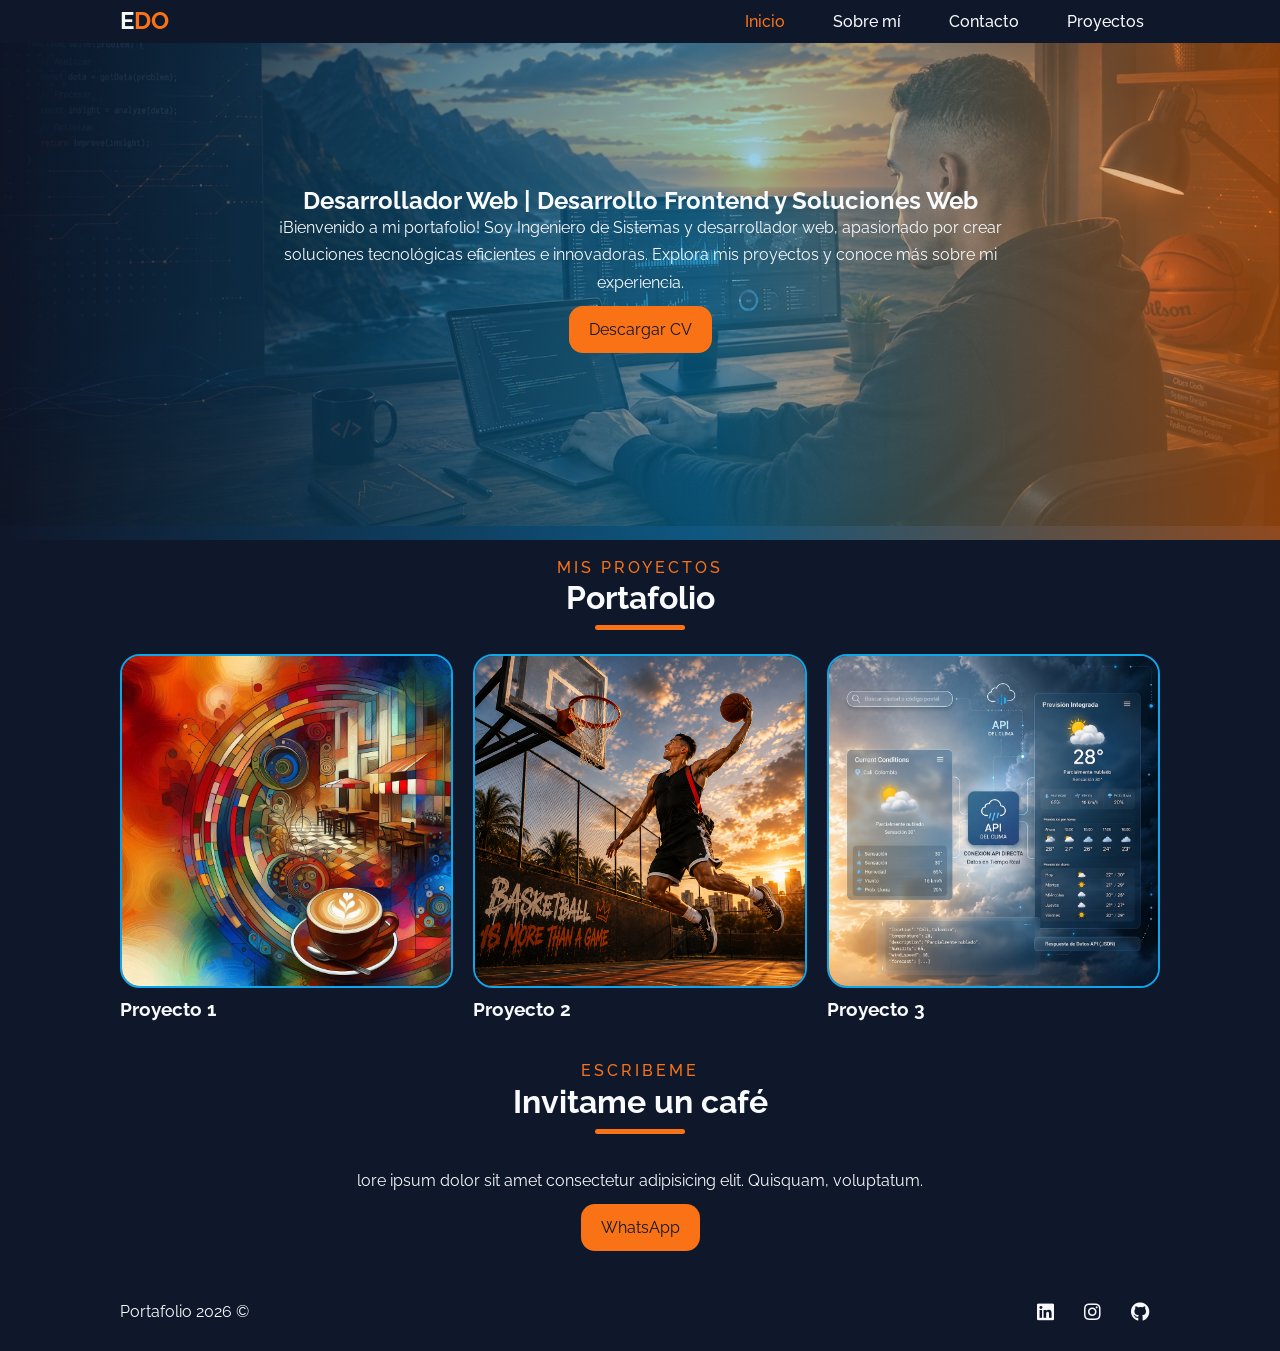
<file: index.html>
<!doctype html>
<html lang="es">

<head>
  <meta charset="UTF-8" />
  <meta name="viewport" content="width=device-width, initial-scale=1.0" />
  <meta name="description" content="Portafolio de proyectos" />
  <link href="https://fonts.googleapis.com/css2?family=Raleway:wght@400;700&display=swap" rel="stylesheet" />
  <link rel="stylesheet" href="https://use.fontawesome.com/releases/v5.6.1/css/all.css"
    integrity="sha384-gfdkjb5BdAXd+lj+gudLWI+BXq4IuLW5IT+brZEZsLFm++aCMlF1V92rMkPaX4PP" crossorigin="anonymous" />
  <link rel="stylesheet" href="css/style.css" />
  <link rel="stylesheet" href="css/style-responsive.css" />
  <title>Mi portafolio</title>
</head>

<body>
  <header>
    <!--Barra de navegación-->
    <nav class="navbar">
      <div class="nav-container">
        <div class="logo">
          <a href="index.html">E<span>DO</span></a>
        </div>

        <ul class="nav-menu">
          <li><a href="index.html" class="current">Inicio</a></li>
          <li><a href="about.html">Sobre mí</a></li>
          <li><a href="contacto.html">Contacto</a></li>
          <li><a href="#Proyect">Proyectos</a></li>
        </ul>
      </div>
    </nav>

    <section class="banner-header">
      <div class="banner-header-text">
        <h1 class="banner-header-title">
          <span>Desarrollador Web</span> | Desarrollo Frontend y Soluciones
          Web
        </h1>
        <p>
          ¡Bienvenido a mi portafolio! Soy Ingeniero de Sistemas y desarrollador web,
          apasionado por crear soluciones tecnológicas eficientes e innovadoras.
          Explora mis proyectos y conoce más sobre mi experiencia. </p>
        <a href="Doc/cv.pdf" class="btn" target="_blank">Descargar CV </a>
      </div>
    </section>
  </header>

  <main>
    <section id="Proyect" class="section portfolio">
      <div class="container">
        <div class="section-header">
          <h2 class="title" data-title="Mis proyectos">Portafolio</h2>
        </div>

        <!-- Div para agrupar las tarjetas de los proyectos-->
        <div class="card-project">
          <!--Proyecto 1 -->
          <article class="card">
            <a href="Proyectos/project1.html">
              <img src="img/portfolio/proyecto-1.png" alt="Proyecto 1" />
            </a>
            <h3>Proyecto 1</h3>
          </article>

          <!--Proyecto 2 -->
          <article class="card">
            <a href="Proyectos/project2.html">
              <img src="img/portfolio/proyecto-2.png" alt="Proyecto 2" />
            </a>
            <h3>Proyecto 2</h3>
          </article>

          <!--Proyecto 3 -->
          <article class="card">
            <a href="Proyectos/project3.html">
              <img src="img/portfolio/proyecto-3.jpg" alt="Proyecto 3" />
            </a>
            <h3>Proyecto 3</h3>
          </article>

        </div>
      </div>
    </section>

    <!-- Sección para contactarme -->
    <section class="section hireme">
      <div class="container">
        <div class="section-header">
          <h2 class="title" data-title="Escribeme">
            Invitame un café</h2>
        </div>
        <p>lore ipsum dolor sit amet consectetur
          adipisicing elit. Quisquam, voluptatum.</p>
        <a href="https://wa.me/+573173690905" target="_blank" class="btn">WhatsApp</a>
      </div>

    </section>
  </main>
  <footer class="main-footer">
    <div class="container">
      <p>Portafolio 2026 &copy;</p>

      <ul class="footer-social">
        <li>
          <a href="https://www.linkedin.com/in/eduargomez/" target="_blank"> <i class="fab fa-linkedin"></i> </a>
        </li>
        <li>
          <a href="https://www.instagram.com/eduarjosegomezramos/" target="_blank"> <i class="fab fa-instagram"></i></a>
        </li>
        <li>
          <a href="https://github.com/repos?q=owner%3A%40me" target="_blank"> <i class="fab fa-github"></i> </a>
        </li>
      </ul>

    </div>
  </footer>
</body>

</html>
</file>
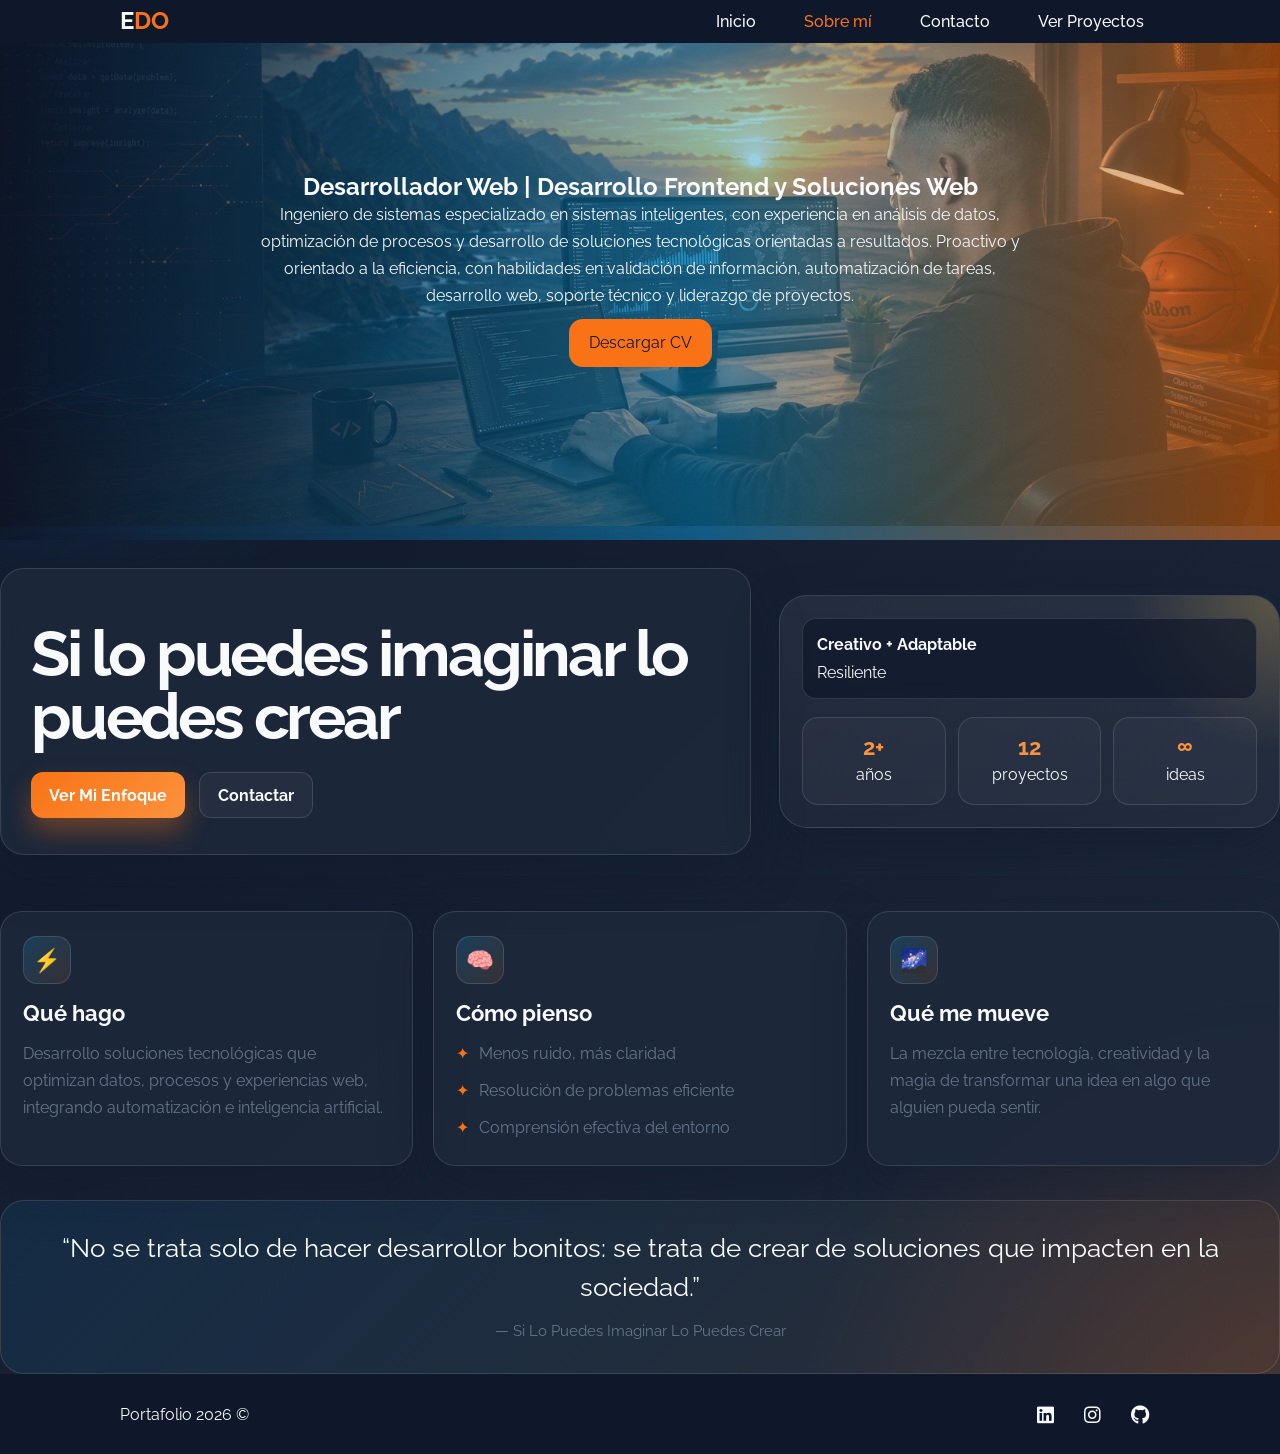
<file: about.html>
<!doctype html>
<html lang="es">

<head>
    <meta charset="UTF-8" />
    <meta name="viewport" content="width=device-width, initial-scale=1.0" />
    <meta name="description" content="Portafolio de proyectos" />
    <link href="https://fonts.googleapis.com/css2?family=Raleway:wght@400;700&display=swap" rel="stylesheet" />
    <link rel="stylesheet" href="https://use.fontawesome.com/releases/v5.6.1/css/all.css"
        integrity="sha384-gfdkjb5BdAXd+lj+gudLWI+BXq4IuLW5IT+brZEZsLFm++aCMlF1V92rMkPaX4PP" crossorigin="anonymous" />
    <link rel="stylesheet" href="css/style.css" />
    <link rel="stylesheet" href="css/styleContact.css" />
    <link rel="stylesheet" href="css/style-responsive.css" />
    <title>Mi portafolio</title>
</head>

<body>
    <header>
        <!--Barra de navegación-->
        <nav class="navbar">
            <div class="nav-container">
                <div class="logo">
                    <a href="index.html">E<span>DO</span></a>
                </div>

                <ul class="nav-menu">
                    <li><a href="index.html">Inicio</a></li>
                    <li><a href="about.html" class="current">Sobre mí</a></li>
                    <li><a href="contacto.html">Contacto</a></li>
                    <li><a href="index.html#Proyect">Ver Proyectos</a></li>
                </ul>
            </div>
        </nav>

        <section class="banner-header">
            <div class="banner-header-text">
                <h1 class="banner-header-title">
                    <span>Desarrollador Web</span> | Desarrollo Frontend y Soluciones
                    Web
                </h1>
                <p>
                    Ingeniero de sistemas especializado en sistemas inteligentes,
                    con experiencia en análisis de datos, optimización de procesos y
                    desarrollo de soluciones tecnológicas orientadas a resultados.
                    Proactivo y orientado a la eficiencia, con habilidades en validación de información,
                    automatización de tareas, desarrollo web, soporte técnico y liderazgo de proyectos.
                </p>
                <a href="Doc/cv.pdf" class="btn" target="_blank">
                    Descargar CV
                </a>
            </div>
        </section>
    </header>

    <main>
        <section class="hero">
            <div class="hero-copy">
                <h1>Si lo puedes imaginar lo puedes crear</h1>
                <div class="actions">
                    <a class="button primary" href="#Enfoque">Ver Mi Enfoque</a>
                    <a class="button secondary" href="https://wa.me/+573173690905" target="_blank">Contactar</a>
                </div>
            </div>

            <aside class="profile-card">
                <div class="portait">
                    <div class="portrait-badge">
                        <strong>Creativo + Adaptable</strong><br />
                        <span>Resiliente</span>
                    </div>
                </div>
                <div class="stats">
                    <div class="stat">
                        <strong>2+</strong>
                        años
                    </div>
                    <div class="stat">
                        <strong>12</strong>
                        proyectos
                    </div>
                    <div class="stat">
                        <strong>∞</strong>
                        ideas
                    </div>
                </div>
            </aside>
        </section>

        <section id="Enfoque" class="sections">
            <article class="card">
                <div class="icon">⚡</div>
                <h2>Qué hago</h2>
                <p>
                    Desarrollo soluciones tecnológicas que optimizan datos, procesos y experiencias web,
                    integrando automatización e inteligencia artificial.
                </p>
            </article>

            <article class="card">
                <div class="icon">🧠</div>
                <h2>Cómo pienso</h2>
                <ul>
                    <li>Menos ruido, más claridad</li>
                    <li>Resolución de problemas eficiente</li>
                    <li>Comprensión efectiva del entorno</li>
                </ul>
            </article>

            <article class="card">
                <div class="icon">🌌</div>
                <h2>Qué me mueve</h2>
                <p>
                    La mezcla entre tecnología, creatividad y la magia 
                    de transformar una idea en algo que
                    alguien pueda sentir.
                </p>
            </article>
        </section>

        <section class="quote">
            <blockquote>
                “No se trata solo de hacer desarrollor bonitos: se trata 
                de crear de soluciones que impacten en la sociedad.”
            </blockquote>
            <footer>— Si Lo Puedes Imaginar Lo Puedes Crear</footer>
        </section>

    </main>

    <footer class="main-footer">
        <div class="container">
            <p>Portafolio 2026 &copy;</p>

            <ul class="footer-social">
                <li>
                    <a href="https://www.linkedin.com/in/eduargomez/" target="_blank"> <i class="fab fa-linkedin"></i>
                    </a>
                </li>
                <li>
                    <a href="https://www.instagram.com/eduarjosegomezramos/" target="_blank"> <i
                            class="fab fa-instagram"></i></a>
                </li>
                <li>
                    <a href="https://github.com/repos?q=owner%3A%40me" target="_blank"> <i class="fab fa-github"></i>
                    </a>
                </li>
            </ul>

        </div>
    </footer>
</body>

</html>
</file>
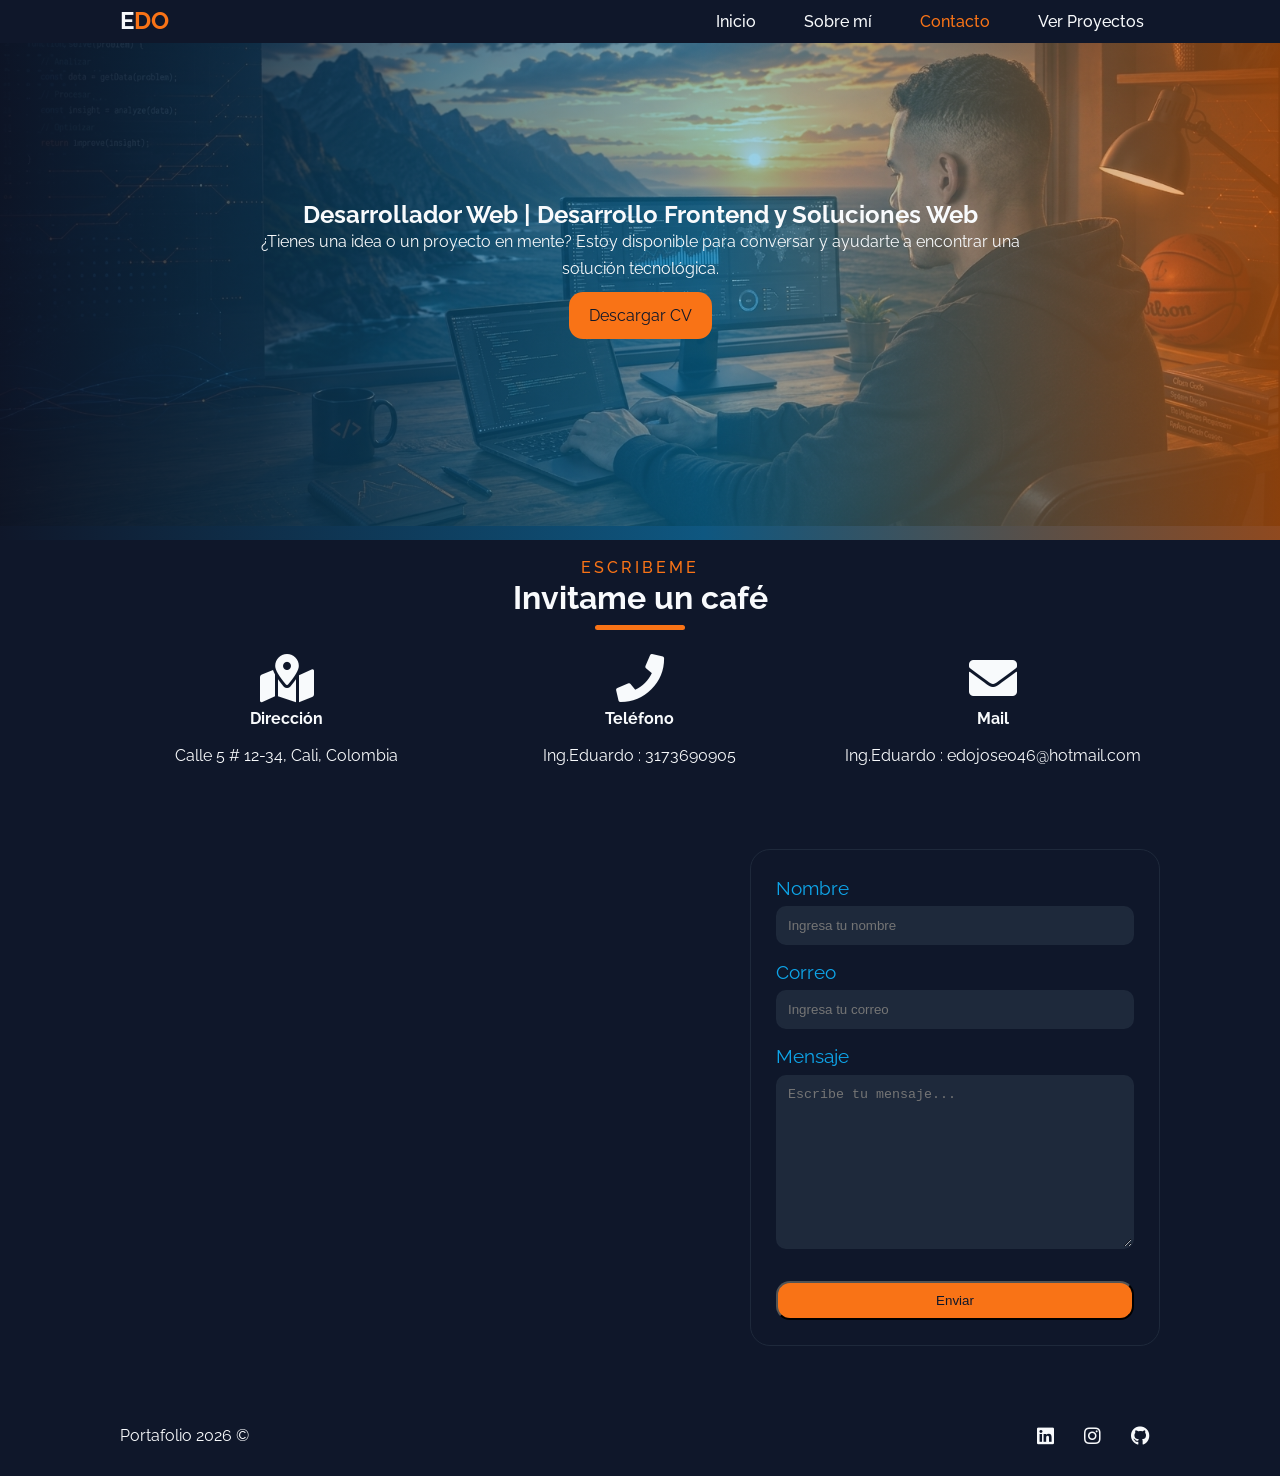
<file: contacto.html>
<!doctype html>
<html lang="es">

<head>
    <meta charset="UTF-8" />
    <meta name="viewport" content="width=device-width, initial-scale=1.0" />
    <meta name="description" content="Portafolio de proyectos" />
    <link href="https://fonts.googleapis.com/css2?family=Raleway:wght@400;700&display=swap" rel="stylesheet" />
    <link rel="stylesheet" href="https://use.fontawesome.com/releases/v5.6.1/css/all.css"
        integrity="sha384-gfdkjb5BdAXd+lj+gudLWI+BXq4IuLW5IT+brZEZsLFm++aCMlF1V92rMkPaX4PP" crossorigin="anonymous" />
    <link rel="stylesheet" href="css/style.css" />
    <link rel="stylesheet" href="css/style-responsive.css" />
    <title>Mi portafolio</title>
</head>

<body>
    <header>
        <!--Barra de navegación-->
        <nav class="navbar">
            <div class="nav-container">
                <div class="logo">
                    <a href="index.html">E<span>DO</span></a>
                </div>

                <ul class="nav-menu">
                    <li><a href="index.html">Inicio</a></li>
                    <li><a href="about.html">Sobre mí</a></li>
                    <li><a href="contacto.html" class="current">Contacto</a></li>
                    <li><a href="index.html#Proyect">Ver Proyectos</a></li>
                </ul>
            </div>
        </nav>

        <section class="banner-header">
            <div class="banner-header-text">
                <h1 class="banner-header-title">
                    <span>Desarrollador Web</span> | Desarrollo Frontend y Soluciones
                    Web
                </h1>
                <p>
                    ¿Tienes una idea o un proyecto en mente? Estoy disponible para
                    conversar y ayudarte a encontrar una solución tecnológica.
                </p>
                <a href="Doc/cv.pdf" class="btn" target="_blank">
                    Descargar CV
                </a>
            </div>
        </section>
    </header>

    <main>
        <!-- Iframe Forma de dejar elementos estaticos 
        <iframe
            src="https://www.google.com/maps/embed?pb=!1m18!1m12!1m3!1d3982.511018712791!2d-76.49066542432419!3d3.4682140511069965!2m3!1f0!2f0!3f0!3m2!1i1024!2i768!4f13.1!3m3!1m2!1s0x8e30a7ba82bcd08b%3A0x7a5e445e467574cd!2sCocinas%20Integrales%20y%20Parasoles%20Cali%20-%20CociPar!5e0!3m2!1ses-419!2sco!4v1787708634018!5m2!1ses-419!2sco"
            width="600" 
            height="450" 
            style="border: 0" 
            allowfullscreen="" 
            loading="lazy"
            referrerpolicy="strict-origin-when-cross-origin">
        </iframe> -->
        <section class="section">
            <div class="container">
                <div class="section-header">
                    <h2 class="title" data-title="Escribeme">Invitame un café</h2>
                </div>

                <div class="card-info">
                    <article>
                        <i class="fas fa-map-marked-alt fa-3x"></i>
                        <h4 class="line-break">Dirección</h4>
                        <p class="line-break">Calle 5 # 12-34, Cali, Colombia</p>
                    </article>

                    <article>
                        <i class="fas fa-phone fa-3x"></i>
                        <h4 class="line-break">Teléfono</h4>
                        <p class="line-break">Ing.Eduardo : 3173690905</p>
                    </article>

                    <article>
                        <i class="fas fa-envelope fa-3x"></i>
                        <h4 class="line-break">Mail</h4>
                        <p class="line-break">Ing.Eduardo : edojose046@hotmail.com</p>
                    </article>

                </div>
            </div>
        </section>

        <section class="section">
            <div class="container">
                <div class="form-map">
                    <iframe
                        src="https://www.google.com/maps/embed?pb=!1m18!1m12!1m3!1d127450.08722171784!2d-76.59570401903206!3d3.395233234729639!2m3!1f0!2f0!3f0!3m2!1i1024!2i768!4f13.1!3m3!1m2!1s0x8e30a6f0cc4bb3f1%3A0x1f0fb5e952ae6168!2sCali%2C%20Valle%20del%20Cauca!5e0!3m2!1ses!2sco!4v1650400375954!5m2!1ses!2sco"
                        width="600" height="450" style="border: 0" allowfullscreen="" loading="lazy"
                        referrerpolicy="no-referrer-when-downgrade">
                    </iframe>
                    <!-- Formulario de contacto -->
                    <form class="box-form">
                        <div class="form-group">
                            <label for="name">Nombre</label>
                            <input type="text" "
                        id=" name" name="name" placeholder="Ingresa tu nombre" class="input-form" />
                        </div>

                        <div class="form-group">
                            <label for="correo">Correo</label>
                            <input type="email" id="correo" placeholder="Ingresa tu correo" class="input-form" />
                        </div>

                        <div class="form-group">
                            <label for="mensaje">Mensaje</label>
                            <textarea id="mensaje" placeholder="Escribe tu mensaje..." class="input-form" cols="30"
                                rows="10"></textarea>
                        </div>

                        <button class="btn">Enviar</button>
                    </form>

                </div>
            </div>
        </section>
    </main>

    <footer class="main-footer">
        <div class="container">
            <p>Portafolio 2026 &copy;</p>

            <ul class="footer-social">
                <li>
                    <a href="https://www.linkedin.com/in/eduargomez/" target="_blank"> <i class="fab fa-linkedin"></i>
                    </a>
                </li>
                <li>
                    <a href="https://www.instagram.com/eduarjosegomezramos/" target="_blank"> <i
                            class="fab fa-instagram"></i></a>
                </li>
                <li>
                    <a href="https://github.com/repos?q=owner%3A%40me" target="_blank"> <i class="fab fa-github"></i>
                    </a>
                </li>
            </ul>

        </div>
    </footer>
</body>

</html>
</file>
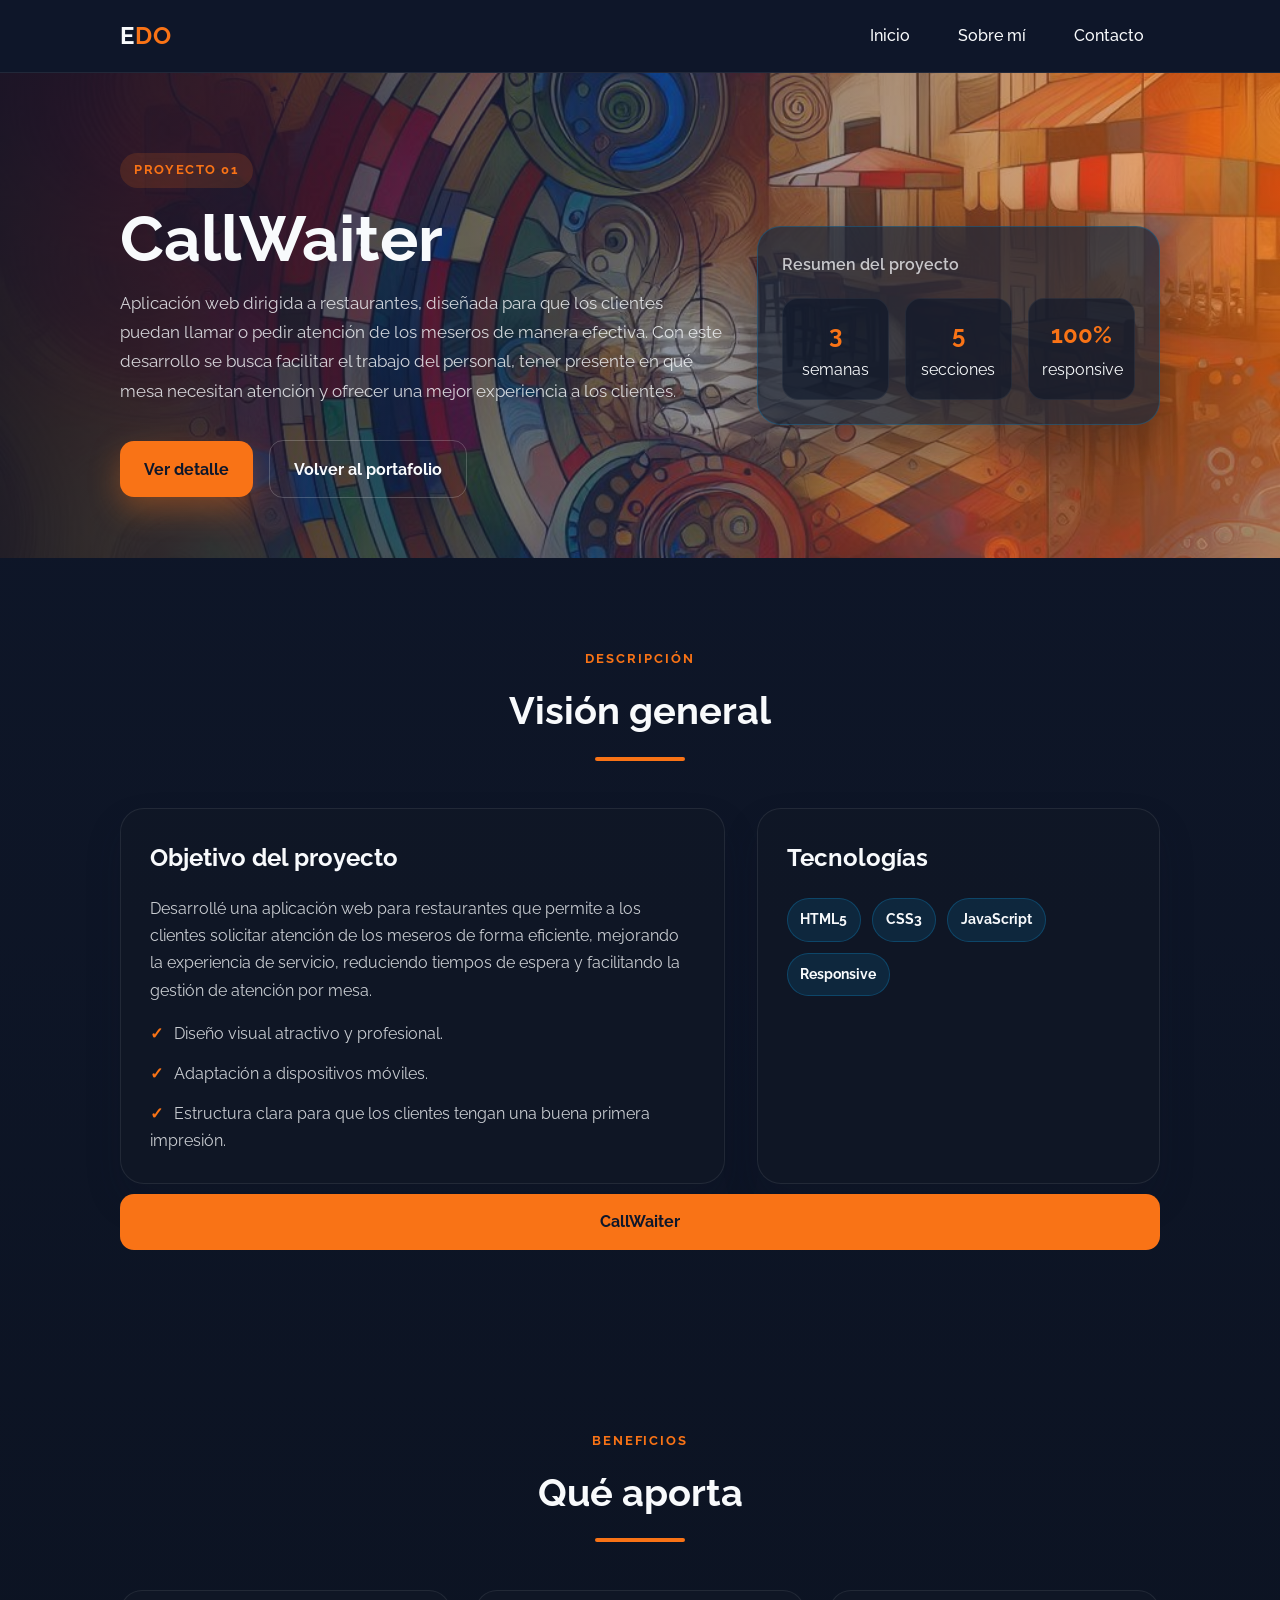
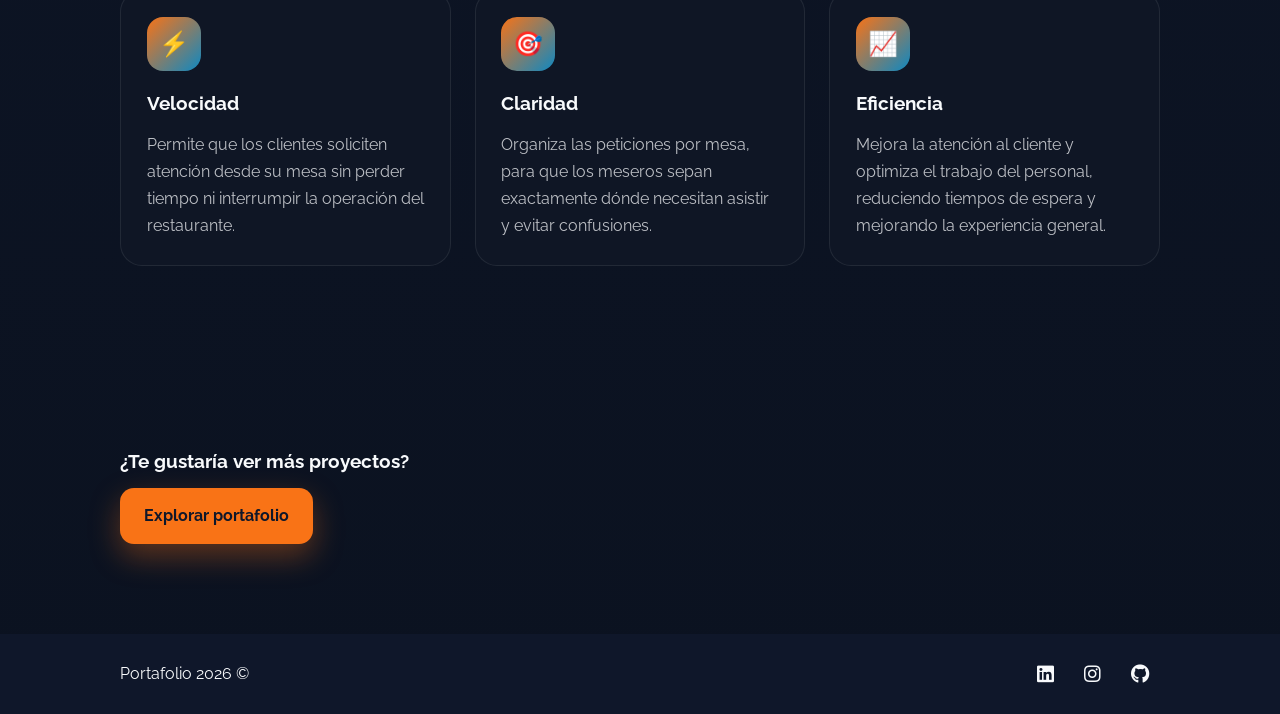
<file: Proyectos/project1.html>
<!doctype html>
<html lang="es">

<head>
    <meta charset="UTF-8" />
    <meta name="viewport" content="width=device-width, initial-scale=1.0" />
    <meta name="description" content="Portafolio de proyectos" />
    <link href="https://fonts.googleapis.com/css2?family=Raleway:wght@400;700&display=swap" rel="stylesheet" />
    <link rel="stylesheet" href="https://use.fontawesome.com/releases/v5.6.1/css/all.css"
        integrity="sha384-gfdkjb5BdAXd+lj+gudLWI+BXq4IuLW5IT+brZEZsLFm++aCMlF1V92rMkPaX4PP" crossorigin="anonymous" />
    <link rel="stylesheet" href="../css/style.css" />
    <link rel="stylesheet" href="../css/styleProject.css" />
    <link rel="stylesheet" href="../css/style-responsive.css" />
    <title>Mi portafolio</title>
</head>

<body>
    <header>
        <!--Barra de navegación-->
        <nav class="navbar">
            <div class="nav-container">
                <div class="logo">
                    <a href="../index.html">E<span>DO</span></a>
                </div>

                <ul class="nav-menu">
                    <li><a href="../index.html">Inicio</a></li>
                    <li><a href="../about.html">Sobre mí</a></li>
                    <li><a href="../contacto.html">Contacto</a></li>
                </ul>
            </div>
        </nav>

        <section class="hero"
            style="--project-image: url('../img/portfolio/proyecto-1.png'); --hero-overlay: linear-gradient(90deg, rgba(15, 23, 42, 0.9) 0%, rgba(23, 42, 87, 0.5) 52%, rgba(249, 115, 22, 0.65) 100%); background-position: center center; background-size: cover; background-repeat: no-repeat;">
            <div class="container hero-inner">
                <div>
                    <span class="eyebrow">Proyecto 01</span>
                    <h1>CallWaiter</h1>
                    <p class="project-subtitle">
                        Aplicación web dirigida a restaurantes, diseñada para que los clientes puedan llamar o pedir
                        atención de los meseros de manera efectiva. Con este desarrollo se busca facilitar el trabajo
                        del
                        personal, tener presente en qué mesa necesitan atención y ofrecer una mejor experiencia a los
                        clientes.
                    </p>
                    <div class="cta-row">
                        <a class="btn primary" href="#detalle">Ver detalle</a>
                        <a class="btn secondary" href="../index.html#Proyect">Volver al portafolio</a>
                    </div>
                </div>

                <aside class="hero-card">
                    <p style="color: rgba(248,250,252,0.75); font-weight: 600;">Resumen del proyecto</p>
                    <div class="mini-stats">
                        <div class="mini-stat">
                            <strong>3</strong>
                            semanas
                        </div>
                        <div class="mini-stat">
                            <strong>5</strong>
                            secciones
                        </div>
                        <div class="mini-stat">
                            <strong>100%</strong>
                            responsive
                        </div>
                    </div>
                </aside>
            </div>
        </section>

    </header>

    <main>
        <section id="detalle">
            <div class="container">
                <div class="section-header">
                    <h2 data-title="Descripción">Visión general</h2>
                </div>

                <div class="overview-grid">
                    <div class="panel">
                        <h3>Objetivo del proyecto</h3>
                        <p>
                            Desarrollé una aplicación web para restaurantes que permite a los clientes solicitar
                            atención de los meseros de forma eficiente, mejorando la experiencia de servicio, reduciendo
                            tiempos de espera y facilitando la gestión de atención por mesa.
                        </p>
                        <ul class="service-list">
                            <li>Diseño visual atractivo y profesional.</li>
                            <li>Adaptación a dispositivos móviles.</li>
                            <li>Estructura clara para que los clientes tengan una buena primera impresión.</li>
                        </ul>
                    </div>

                    <div class="panel">
                        <h3>Tecnologías</h3>
                        <div class="tech-stack">
                            <span>HTML5</span>
                            <span>CSS3</span>
                            <span>JavaScript</span>
                            <span>Responsive</span>
                        </div>
                    </div>
                </div>
                <a href="https://call-waiter-flame.vercel.app/" class="btn" style="width: 100%;" target="_blank">CallWaiter</a>
            </div>
        </section>

        <section>
            <div class="container">
                <div class="section-header">
                    <h2 data-title="Beneficios">Qué aporta</h2>
                </div>

                <div class="features-grid">
                    <article class="feature-card">
                        <div class="feature-icon">⚡</div>
                        <h3>Velocidad</h3>
                        <p>Permite que los clientes soliciten atención desde su mesa sin perder tiempo ni interrumpir la
                            operación del restaurante.</p>
                    </article>

                    <article class="feature-card">
                        <div class="feature-icon">🎯</div>
                        <h3>Claridad</h3>
                        <p>Organiza las peticiones por mesa, para que los meseros sepan exactamente dónde necesitan
                            asistir y evitar confusiones.</p>
                    </article>

                    <article class="feature-card">
                        <div class="feature-icon">📈</div>
                        <h3>Eficiencia</h3>
                        <p>Mejora la atención al cliente y optimiza el trabajo del personal, reduciendo tiempos de
                            espera y mejorando la experiencia general.</p>
                    </article>
                </div>
            </div>
        </section>

        <section>
            <div class="container">
                <div class="cta-block">
                    <div>
                        <h3>¿Te gustaría ver más proyectos?</h3>
                    </div>
                    <a class="btn primary" href="../index.html#Proyect">Explorar portafolio</a>
                </div>
            </div>
        </section>
    </main>

    <footer class="main-footer">
        <div class="container">
            <p>Portafolio 2026 &copy;</p>

            <ul class="footer-social">
                <li>
                    <a href="https://www.linkedin.com/in/eduargomez/" target="_blank"> <i class="fab fa-linkedin"></i>
                    </a>
                </li>
                <li>
                    <a href="https://www.instagram.com/eduarjosegomezramos/" target="_blank"> <i
                            class="fab fa-instagram"></i></a>
                </li>
                <li>
                    <a href="https://github.com/repos?q=owner%3A%40me" target="_blank"> <i class="fab fa-github"></i>
                    </a>
                </li>
            </ul>

        </div>
    </footer>
</body>

</html>
</file>
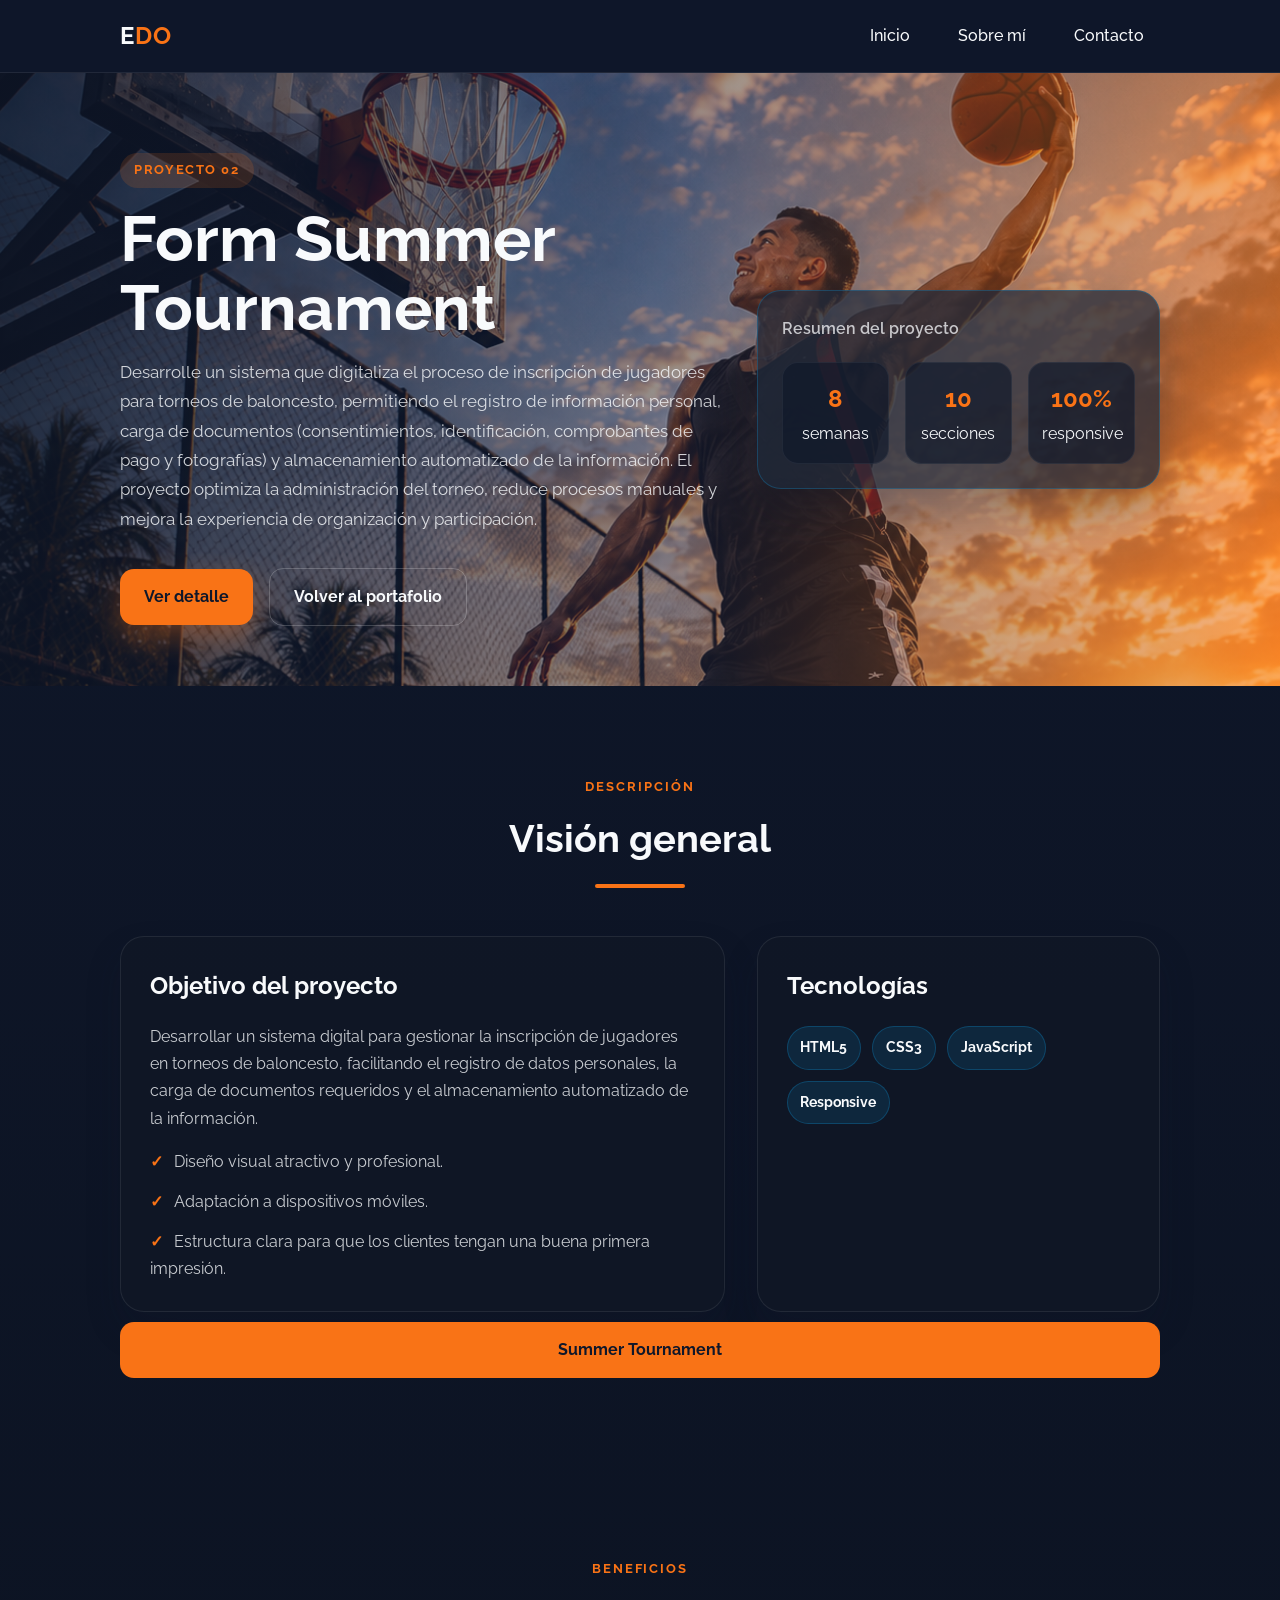
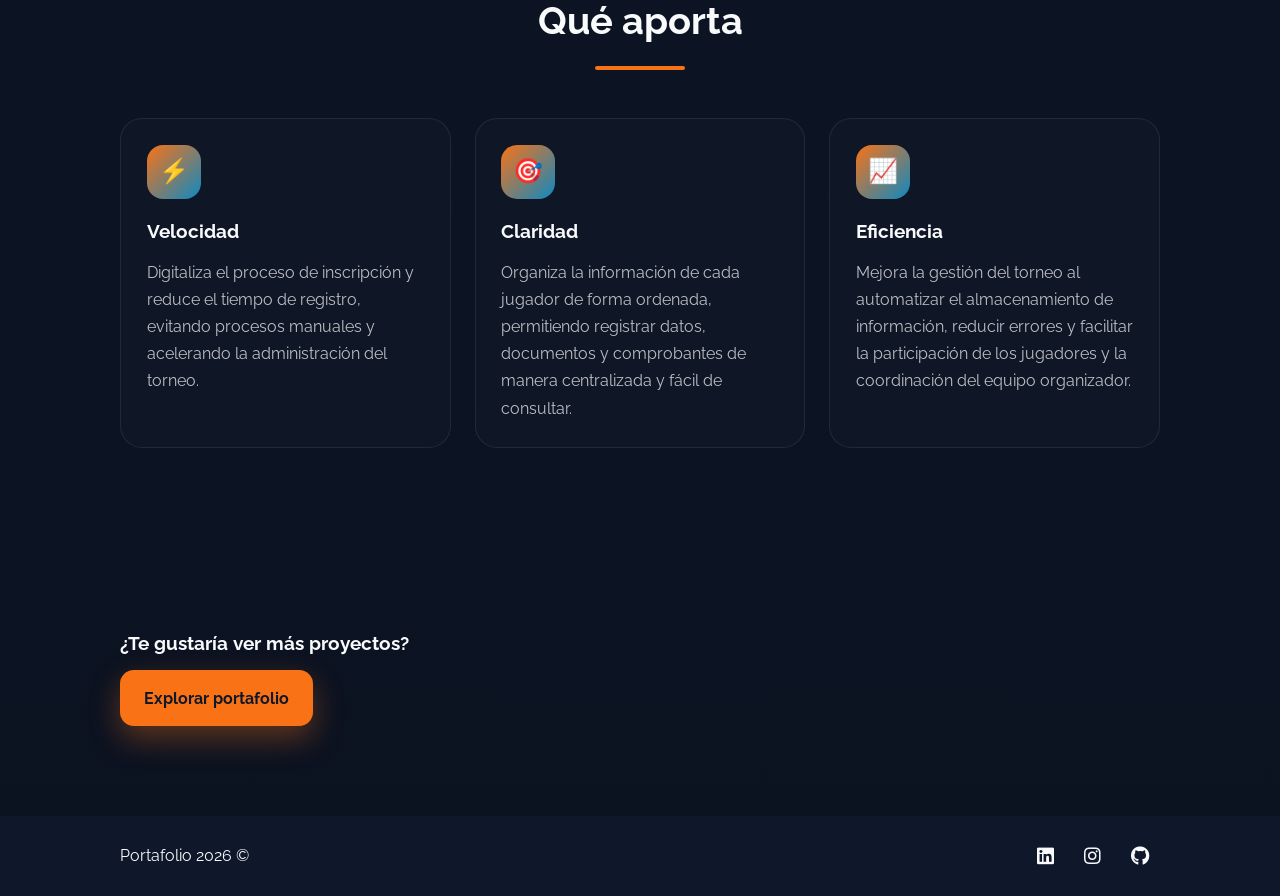
<file: Proyectos/project2.html>
<!doctype html>
<html lang="es">

<head>
    <meta charset="UTF-8" />
    <meta name="viewport" content="width=device-width, initial-scale=1.0" />
    <meta name="description" content="Portafolio de proyectos" />
    <link href="https://fonts.googleapis.com/css2?family=Raleway:wght@400;700&display=swap" rel="stylesheet" />
    <link rel="stylesheet" href="https://use.fontawesome.com/releases/v5.6.1/css/all.css"
        integrity="sha384-gfdkjb5BdAXd+lj+gudLWI+BXq4IuLW5IT+brZEZsLFm++aCMlF1V92rMkPaX4PP" crossorigin="anonymous" />
    <link rel="stylesheet" href="../css/style.css" />
    <link rel="stylesheet" href="../css/styleProject.css" />
    <link rel="stylesheet" href="../css/style-responsive.css" />
    <title>Mi portafolio</title>
</head>

<body>
    <header>
        <!--Barra de navegación-->
        <nav class="navbar">
            <div class="nav-container">
                <div class="logo">
                    <a href="../index.html">E<span>DO</span></a>
                </div>

                <ul class="nav-menu">
                    <li><a href="../index.html">Inicio</a></li>
                    <li><a href="../about.html">Sobre mí</a></li>
                    <li><a href="../contacto.html">Contacto</a></li>
                </ul>
            </div>
        </nav>

        <section class="hero"
            style="--project-image: url('../img/portfolio/proyecto-2.png'); --hero-overlay: linear-gradient(90deg, rgba(15, 23, 42, 0.82) 0%, rgba(23, 42, 87, 0.45) 52%, rgba(249, 115, 22, 0.55) 100%); background-position: center 25%; background-size: cover; background-repeat: no-repeat;">
            <div class="container hero-inner">
                <div>
                    <span class="eyebrow">Proyecto 02</span>
                    <h1>Form Summer Tournament</h1>
                    <p class="project-subtitle">
                        Desarrolle un sistema que digitaliza el proceso de inscripción de jugadores para torneos de
                        baloncesto,
                        permitiendo el registro de información personal, carga de documentos (consentimientos,
                        identificación, comprobantes de pago y fotografías) y almacenamiento automatizado de la
                        información. El proyecto optimiza la administración del torneo, reduce procesos manuales y
                        mejora la experiencia de organización y participación.
                    </p>
                    <div class="cta-row">
                        <a class="btn primary" href="#detalle">Ver detalle</a>
                        <a class="btn secondary" href="../index.html#Proyect">Volver al portafolio</a>
                    </div>
                </div>

                <aside class="hero-card">
                    <p style="color: rgba(248,250,252,0.75); font-weight: 600;">Resumen del proyecto</p>
                    <div class="mini-stats">
                        <div class="mini-stat">
                            <strong>8</strong>
                            semanas
                        </div>
                        <div class="mini-stat">
                            <strong>10</strong>
                            secciones
                        </div>
                        <div class="mini-stat">
                            <strong>100%</strong>
                            responsive
                        </div>
                    </div>
                </aside>
            </div>
        </section>

    </header>

    <main>
        <section id="detalle">
            <div class="container">
                <div class="section-header">
                    <h2 data-title="Descripción">Visión general</h2>
                </div>

                <div class="overview-grid">
                    <div class="panel">
                        <h3>Objetivo del proyecto</h3>
                        <p>
                            Desarrollar un sistema digital para gestionar la inscripción de jugadores en torneos de
                            baloncesto, facilitando el registro de datos personales, la carga de documentos requeridos y
                            el almacenamiento automatizado de la información.
                        </p>
                        <ul class="service-list">
                            <li>Diseño visual atractivo y profesional.</li>
                            <li>Adaptación a dispositivos móviles.</li>
                            <li>Estructura clara para que los clientes tengan una buena primera impresión.</li>
                        </ul>
                    </div>

                    <div class="panel">
                        <h3>Tecnologías</h3>
                        <div class="tech-stack">
                            <span>HTML5</span>
                            <span>CSS3</span>
                            <span>JavaScript</span>
                            <span>Responsive</span>
                        </div>
                    </div>
                </div>
                <a href="https://summertournament.vercel.app/" class="btn" style="width: 100%;"
                    target="_blank">Summer Tournament</a>
            </div>
        </section>

        <section>
            <div class="container">
                <div class="section-header">
                    <h2 data-title="Beneficios">Qué aporta</h2>
                </div>

                <div class="features-grid">
                    <article class="feature-card">
                        <div class="feature-icon">⚡</div>
                        <h3>Velocidad</h3>
                        <p>Digitaliza el proceso de inscripción y reduce el tiempo de registro, evitando procesos
                            manuales y acelerando la administración del torneo.</p>
                    </article>

                    <article class="feature-card">
                        <div class="feature-icon">🎯</div>
                        <h3>Claridad</h3>
                        <p>Organiza la información de cada jugador de forma ordenada, permitiendo registrar datos,
                            documentos y comprobantes de manera centralizada y fácil de consultar.</p>
                    </article>

                    <article class="feature-card">
                        <div class="feature-icon">📈</div>
                        <h3>Eficiencia</h3>
                        <p>Mejora la gestión del torneo al automatizar el almacenamiento de información, reducir errores
                            y facilitar la participación de los jugadores y la coordinación del equipo organizador.</p>
                    </article>
                </div>
            </div>
        </section>

        <section>
            <div class="container">
                <div class="cta-block">
                    <div>
                        <h3>¿Te gustaría ver más proyectos?</h3>
                    </div>
                    <a class="btn primary" href="../index.html#Proyect">Explorar portafolio</a>
                </div>
            </div>
        </section>
    </main>

    <footer class="main-footer">
        <div class="container">
            <p>Portafolio 2026 &copy;</p>

            <ul class="footer-social">
                <li>
                    <a href="https://www.linkedin.com/in/eduargomez/" target="_blank"> <i class="fab fa-linkedin"></i>
                    </a>
                </li>
                <li>
                    <a href="https://www.instagram.com/eduarjosegomezramos/" target="_blank"> <i
                            class="fab fa-instagram"></i></a>
                </li>
                <li>
                    <a href="https://github.com/repos?q=owner%3A%40me" target="_blank"> <i class="fab fa-github"></i>
                    </a>
                </li>
            </ul>

        </div>
    </footer>
</body>

</html>
</file>
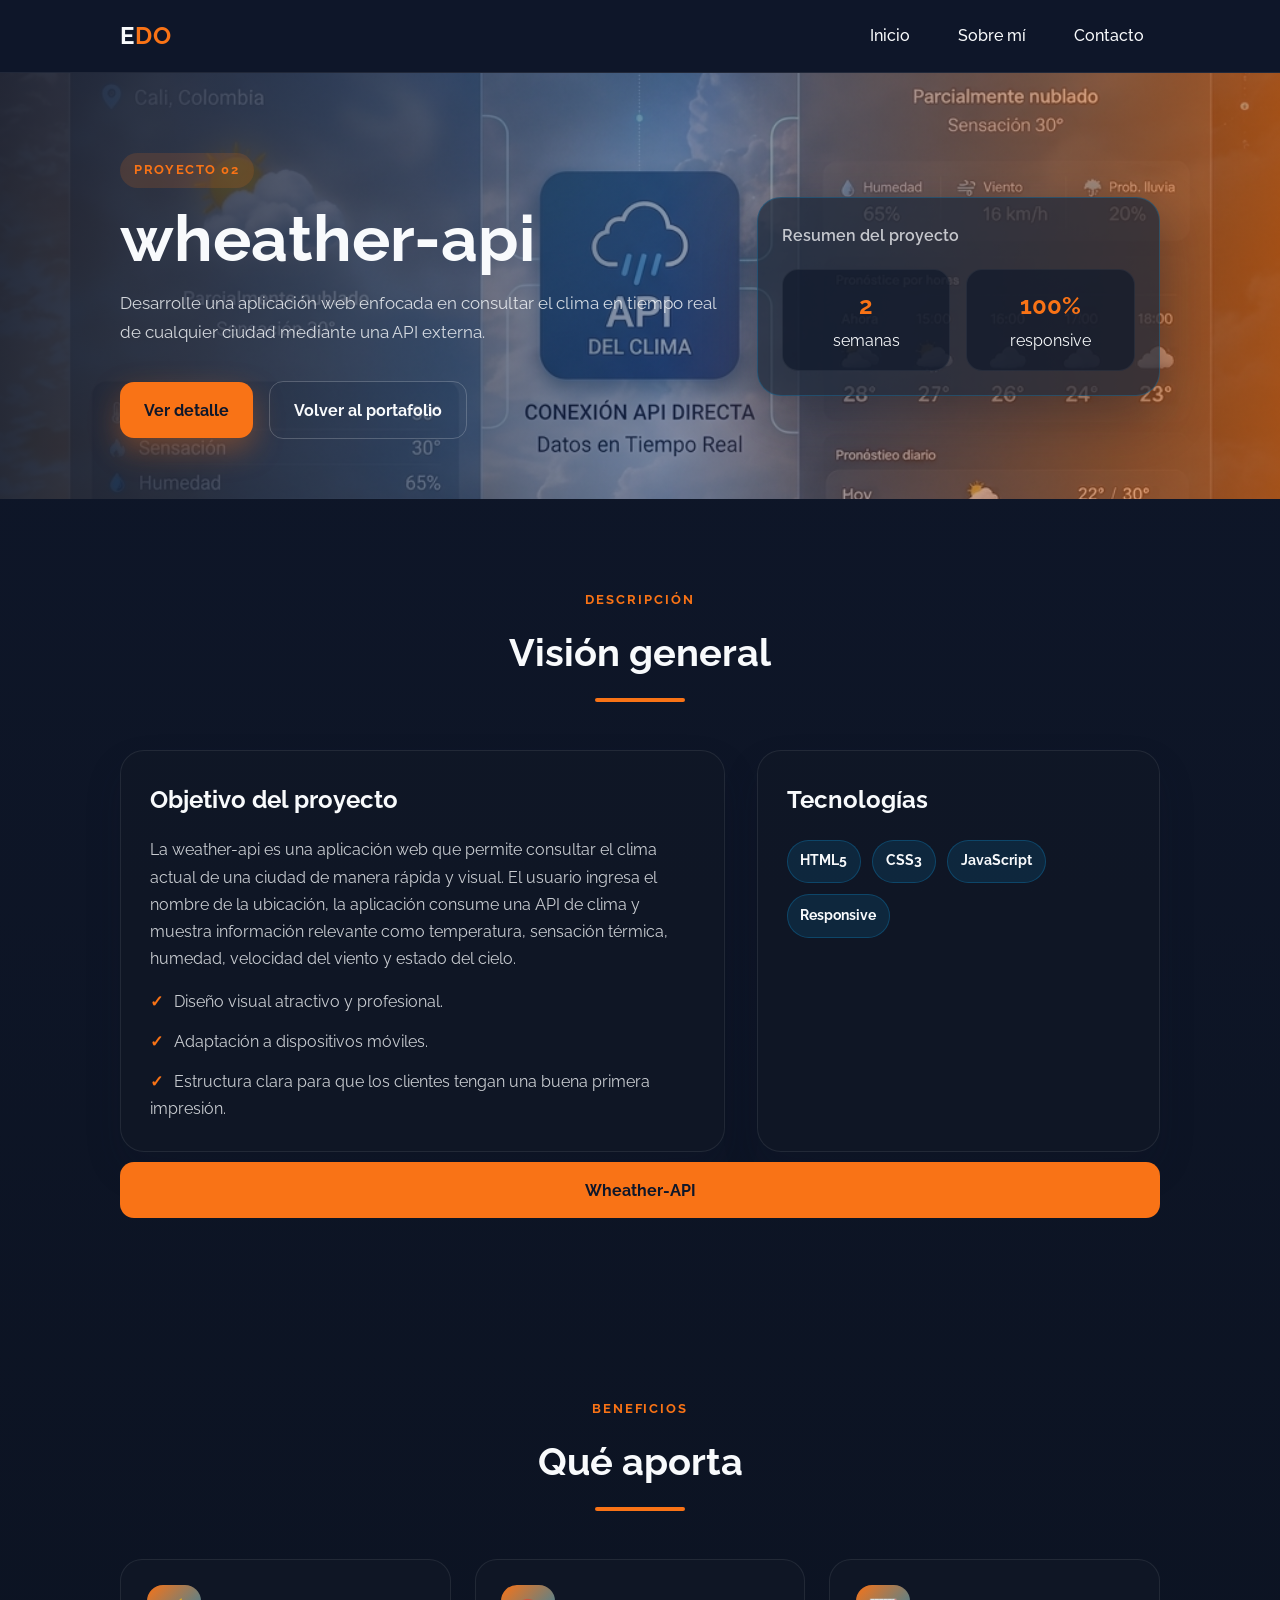
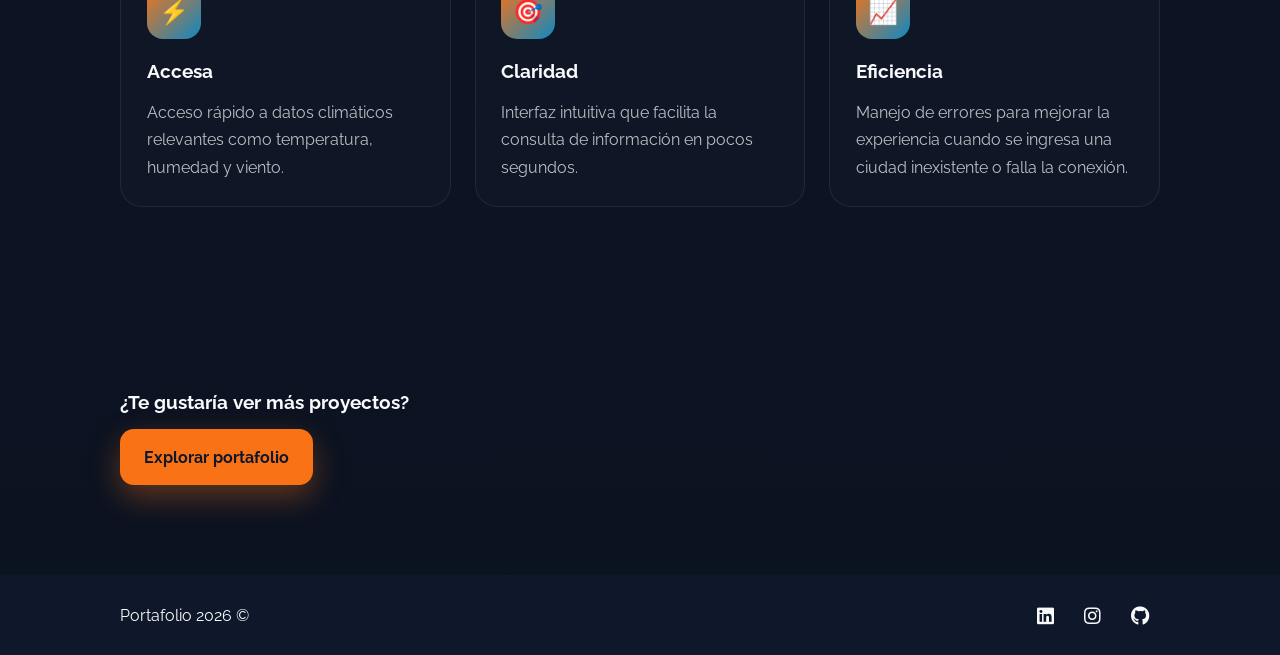
<file: Proyectos/project3.html>
<!doctype html>
<html lang="es">

<head>
    <meta charset="UTF-8" />
    <meta name="viewport" content="width=device-width, initial-scale=1.0" />
    <meta name="description" content="Portafolio de proyectos" />
    <link href="https://fonts.googleapis.com/css2?family=Raleway:wght@400;700&display=swap" rel="stylesheet" />
    <link rel="stylesheet" href="https://use.fontawesome.com/releases/v5.6.1/css/all.css"
        integrity="sha384-gfdkjb5BdAXd+lj+gudLWI+BXq4IuLW5IT+brZEZsLFm++aCMlF1V92rMkPaX4PP" crossorigin="anonymous" />
    <link rel="stylesheet" href="../css/style.css" />
    <link rel="stylesheet" href="../css/styleProject.css" />
    <link rel="stylesheet" href="../css/style-responsive.css" />
    <title>Mi portafolio</title>
</head>

<body>
    <header>
        <!--Barra de navegación-->
        <nav class="navbar">
            <div class="nav-container">
                <div class="logo">
                    <a href="../index.html">E<span>DO</span></a>
                </div>

                <ul class="nav-menu">
                    <li><a href="../index.html">Inicio</a></li>
                    <li><a href="../about.html">Sobre mí</a></li>
                    <li><a href="../contacto.html">Contacto</a></li>
                </ul>
            </div>
        </nav>

        <section class="hero"
            style="--project-image: url('../img/portfolio/proyecto-3.jpg'); --hero-overlay: linear-gradient(90deg, rgba(15, 23, 42, 0.9) 0%, rgba(23, 42, 87, 0.5) 52%, rgba(249, 115, 22, 0.65) 100%); background-position: center center; background-size: cover; background-repeat: no-repeat;">
            <div class="container hero-inner">
                <div>
                    <span class="eyebrow">Proyecto 02</span>
                    <h1>wheather-api</h1>
                    <p class="project-subtitle">
                        Desarrolle una aplicación web enfocada en consultar el clima en tiempo real de cualquier ciudad
                        mediante una API externa.
                    </p>
                    <div class="cta-row">
                        <a class="btn primary" href="#detalle">Ver detalle</a>
                        <a class="btn secondary" href="../index.html#Proyect">Volver al portafolio</a>
                    </div>
                </div>

                <aside class="hero-card">
                    <p style="color: rgba(248,250,252,0.75); font-weight: 600;">Resumen del proyecto</p>
                    <div class="mini-stats-3">
                        <div class="mini-stat">
                            <strong>2</strong>
                            semanas
                        </div>
                        <div class="mini-stat">
                            <strong>100%</strong>
                            responsive
                        </div>
                    </div>
                </aside>
            </div>
        </section>

    </header>

    <main>
        <section id="detalle">
            <div class="container">
                <div class="section-header">
                    <h2 data-title="Descripción">Visión general</h2>
                </div>

                <div class="overview-grid">
                    <div class="panel">
                        <h3>Objetivo del proyecto</h3>
                        <p>
                            La weather-api es una aplicación web que permite consultar el clima actual de una ciudad de
                            manera rápida y visual. El usuario ingresa el nombre de la ubicación, la aplicación consume
                            una API de clima y muestra información relevante como temperatura, sensación térmica,
                            humedad, velocidad del viento y estado del cielo.
                        </p>
                        <ul class="service-list">
                            <li>Diseño visual atractivo y profesional.</li>
                            <li>Adaptación a dispositivos móviles.</li>
                            <li>Estructura clara para que los clientes tengan una buena primera impresión.</li>
                        </ul>
                    </div>

                    <div class="panel">
                        <h3>Tecnologías</h3>
                        <div class="tech-stack">
                            <span>HTML5</span>
                            <span>CSS3</span>
                            <span>JavaScript</span>
                            <span>Responsive</span>
                        </div>
                    </div>
                </div>
                <a href="https://wheather-api-nine.vercel.app/" class="btn" style="width: 100%;" target="_blank">Wheather-API</a>
            </div>
        </section>

        <section>
            <div class="container">
                <div class="section-header">
                    <h2 data-title="Beneficios">Qué aporta</h2>
                </div>

                <div class="features-grid">
                    <article class="feature-card">
                        <div class="feature-icon">⚡</div>
                        <h3>Accesa</h3>
                        <p>Acceso rápido a datos climáticos relevantes como temperatura, humedad y viento.</p>
                    </article>

                    <article class="feature-card">
                        <div class="feature-icon">🎯</div>
                        <h3>Claridad</h3>
                        <p>Interfaz intuitiva que facilita la consulta de información en pocos segundos.</p>
                    </article>

                    <article class="feature-card">
                        <div class="feature-icon">📈</div>
                        <h3>Eficiencia</h3>
                        <p>Manejo de errores para mejorar la experiencia cuando se ingresa una ciudad inexistente o
                            falla la conexión.</p>
                    </article>
                </div>
            </div>
        </section>

        <section>
            <div class="container">
                <div class="cta-block">
                    <div>
                        <h3>¿Te gustaría ver más proyectos?</h3>
                    </div>
                    <a class="btn primary" href="../index.html#Proyect">Explorar portafolio</a>
                </div>
            </div>
        </section>
    </main>

    <footer class="main-footer">
        <div class="container">
            <p>Portafolio 2026 &copy;</p>

            <ul class="footer-social">
                <li>
                    <a href="https://www.linkedin.com/in/eduargomez/" target="_blank"> <i class="fab fa-linkedin"></i>
                    </a>
                </li>
                <li>
                    <a href="https://www.instagram.com/eduarjosegomezramos/" target="_blank"> <i
                            class="fab fa-instagram"></i></a>
                </li>
                <li>
                    <a href="https://github.com/repos?q=owner%3A%40me" target="_blank"> <i class="fab fa-github"></i>
                    </a>
                </li>
            </ul>

        </div>
    </footer>
</body>

</html>
</file>
<file: css/style.css>
/* Variables */
:root {
  --main-color: #0F172A;
  --primary-color: #F97316;
  --secondary-color: #F8FAFC;
  --card-color: #1E293B;
  --muted-color: #64748B;
  --ocean-color: #0EA5E9;
}

/* Reset */
* {
  margin: 0;
  padding: 0;
  box-sizing: border-box;
}

/* Main styling */
body,
html {
  font-family: "Raleway", sans-serif;
  color: var(--secondary-color);
  line-height: 1.7em;
  background-color: var(--main-color);
}

hr {
  border: 0.5px solid var(--secondary-color);
}

/* Utility Classes */
a {
  text-decoration: none;
}

/*Clases de contenedor y secciones*/
.container {
  margin: 0 auto;
  max-width: 1100px;
  padding: 0 30px;
}

.section {
  padding: 20px 0;
  overflow: hidden;
}

.line-break {
  padding-bottom: 10px;
}

.section-header {
  text-align: center;
  margin-bottom: 1.5rem;
}

.title {
  position: relative;
  padding-bottom: 1rem;
  line-height: 1;
  font-size: 2rem;
  margin-bottom: 0.6rem;
}

.title:before {
  content: attr(data-title);
  display: block;
  margin-bottom: 0.4rem;
  color: var(--primary-color);
  font-size: 1rem;
  font-weight: 500;
  text-transform: uppercase;
  letter-spacing: 3px;
}

.title:after {
  content: "";
  position: absolute;
  width: 90px;
  height: 5px;
  border-radius: 3px;
  background-color: var(--primary-color);
  bottom: 0;
  left: 50%;
  transform: translateX(-50%);
}

.text {
  max-width: 600px;
  margin: 0 auto;
}

/* NavBar */
.navbar {
  position: fixed;
  top: 0;
  z-index: 5;
  width: 100%;
  background-color: var(--main-color);
}

.nav-container {
  max-width: 1100px;
  margin: auto;
  padding: 0 30px;
  display: flex;
  align-items: center;
  justify-content: space-between;
}

.navbar .logo a {
  font-size: 1.5rem;
  font-weight: bold;
  color: var(--secondary-color)
}

.navbar span {
  color: var(--primary-color)
}

.nav-menu {
  list-style: none;
  display: flex;
  gap: 1rem;
}

.nav-menu li a {
  display: block;
  padding: 0.5rem 1rem;
  text-align: center;
  color: var(--secondary-color);

  font-weight: 500;
}

.nav-menu li a:hover {
  background: var(--primary-color);
  transition: 0.3s;
}

/* Current link, Utilizado para identificar donde estas*/
.nav-menu li a.current {
  color: var(--primary-color);
}

.nav-menu li a.current:hover {
  color: var(--secondary-color);
}

/* Banner */
.banner-header {
  height: 60vh;
  width: 100%;
  background-color: var(--main-color);
  background:
    linear-gradient(90deg,
      rgba(15, 23, 42, 0.85) 0%,
      rgba(14, 165, 233, 0.45) 55%,
      rgba(249, 115, 22, 0.55) 100%),
    url("../img/developer.jpg");
  background-repeat: no-repeat;
  background-position: center;
  background-size: contain;
}

.banner-header-text {
  height: 100%;
  width: 60%;
  margin: auto;
  text-align: center;
  display: grid;
  place-content: center;
}

.banner-title {
  font-size: 3rem;
  padding-bottom: 20px;
  line-height: 1;
}

.banner-title span {
  color: var(--main-color);
}

.btn {
  display: inline-block;
  padding: 10px 20px;
  background-color: var(--primary-color);
  margin-top: 10px;
  border-radius: 14px;
  color: var(--main-color);
  justify-self: center;
}

.btn:hover {
  background-color: #FB923C;
}

/* Portafolio */
img {
  object-fit: cover;
  /* Evita que la imagen se deforme y ayuda a que se adapte */
}

.card img {
  width: 100%;
  border: 2px solid var(--ocean-color);
  border-radius: 20px;
}

.portfolio-h3 {
  text-align: center;
}

.card:hover img {
  transform: translateY(-15px);
  border: 2px solid var(--primary-color);
  transition: 0.3s;
}

.card-project {
  display: grid;
  grid-template-columns: repeat(3, 1fr);
  gap: 20px;
}

/* Sección de contacto */
.hireme .container {
  display: flex;
  flex-direction: column;
  align-items: center;
}

/* Main Footer */
.main-footer {
  height: 80px;
  background-color: var(--main-color);
  display: flex;
  align-items: center;
}

.main-footer .container {
  width: 100%;
  max-width: 1100px;
  margin: auto;
  padding: 0 30px;

  display: flex;
  align-items: center;
  justify-content: space-between;
}

.footer-social {
  list-style: none;
  display: flex;
  gap: 10px;
  margin: 0;
  padding: 0;
}

.footer-social li a {
  display: flex;
  align-items: center;
  justify-content: center;
  padding: 10px;
}

.footer-social li i {
  color: var(--secondary-color);
  font-size: 1.2rem;
}

.footer-social li a:hover i {
  color: var(--primary-color);
}

/* Estilos del archivo Contacto.html */
/* Contacto */
.card-info {
  display: grid;
  grid-template-columns: repeat(3, 1fr);
  gap: 20px;
  text-align: center;
}

.form-map {
  max-width: 1100px;
  margin: 30px auto;
  display: grid;
  grid-template-columns: 1fr 1fr;
  gap: 30px;
  align-items: stetch;
}

.form-map ifraem {
  width: 100%;
  height: 100%;
  min-height: 440px;
  border: 0;
  border-radius: 20px;
}

.box-form {
  padding: 25px;
  border: 1px solid var(--card-color);
  border-radius: 20px;
}

.form-group {
  margin-bottom: 14px;
}

.form-group label {
  display: block;
  margin-bottom: 4px;
  color: var(--ocean-color);
  font-size: 1.2rem;
}

.form-group input,
.form-group textarea {
  width: 100%;
  padding: 10px;
  border: 2px solid var(--card-color);
  border-radius: 10px;
  background-color: var(--card-color);
  color: var(--secondary-color);
}

.box-form input:focus,
.box-form textarea:focus {
  background-color: var(--secondary-color);
  color: var(--main-color);
}

.box-form textarea {
  min-height: 150px;
  resize: vertical;
}

.box-form button {
  width: 100%;
}
</file>
<file: css/style-responsive.css>
@media ( width: 768px ) {
    .navbar .container {
        flex-direction: column;
        align-items: center;
    }

    .nav-menu{
        width: 100%;
        text-align: center;
    }

    .nav-menu li{
        width: 100%;
        text-align: center;
        padding: 6px;
    }

    .banner-header{
        padding-top: 150px
    }

    .bannner-header-text{
        width: 80%;
    }

    .banner-title {
        font-size: 2rem;
    }
}
</file>
<file: css/styleContact.css>
:root {
        --bg: #0F172A;
        --bg-2: #1E293B;
        --panel: rgba(30, 41, 59, 0.85);
        --panel-strong: rgba(30, 41, 59, 0.95);
        --line: rgba(248, 250, 252, 0.12);
        --text: #F8FAFC;
        --muted: #64748B;
        --accent: #0EA5E9;
        --accent-2: #F97316;
        --accent-3: #FB923C;
        --shadow: 0 20px 50px rgba(15, 23, 42, 0.35);
      }

      * {
        box-sizing: border-box;
      }

      html {
        scroll-behavior: smooth;
      }

      body {
        margin: 0;
        font-family: "Raleway", sans-serif;
        color: var(--text);
        background:
          radial-gradient(circle at top left, rgba(14, 165, 233, 0.26), transparent 32%),
          radial-gradient(circle at bottom right, rgba(249, 115, 22, 0.2), transparent 25%),
          linear-gradient(135deg, var(--bg), var(--bg-2));
        min-height: 100vh;
      }

      .page {
        width: min(1100px, calc(100% - 32px));
        margin: 0 auto;
        padding: 48px 0 72px;
      }

      .hero {
        display: grid;
        grid-template-columns: 1.2fr 0.8fr;
        gap: 28px;
        align-items: center;
        padding: 28px 0 20px;
      }

      .hero-copy {
        background: var(--panel);
        border: 1px solid var(--line);
        border-radius: 24px;
        box-shadow: var(--shadow);
        padding: 36px 30px;
        backdrop-filter: blur(10px);
      }

      .eyebrow {
        display: inline-block;
        padding: 8px 14px;
        border-radius: 999px;
        color: var(--accent-2);
        background: rgba(142, 240, 211, 0.08);
        border: 1px solid rgba(142, 240, 211, 0.2);
        font-size: 12px;
        letter-spacing: 0.12em;
        text-transform: uppercase;
        font-weight: bold;
      }

      .hero-copy h1 {
        font-size: clamp(2.4rem, 5vw, 5rem);
        margin: 18px 0 16px;
        line-height: 0.98;
        letter-spacing: -0.05em;
      }

      .gradient-text {
        background: linear-gradient(135deg, var(--accent-2), var(--accent), var(--accent-3));
        -webkit-background-clip: text;
        background-clip: text;
        color: transparent;
      }

      .lead {
        color: var(--muted);
        font-size: 1.06rem;
        line-height: 1.8;
        max-width: 58ch;
      }

      .actions {
        display: flex;
        flex-wrap: wrap;
        gap: 14px;
        margin-top: 24px;
      }

      .button {
        display: inline-flex;
        align-items: center;
        justify-content: center;
        min-height: 46px;
        padding: 0 18px;
        border-radius: 12px;
        text-decoration: none;
        font-weight: bold;
        transition: transform 0.2s ease, box-shadow 0.2s ease;
      }

      .button:hover {
        transform: translateY(-2px);
      }

      .primary {
        background: linear-gradient(135deg, var(--accent-2), var(--accent-3));
        color: white;
        box-shadow: 0 14px 26px rgba(249, 115, 22, 0.35);
      }

      .secondary {
        background: rgba(255, 255, 255, 0.04);
        border: 1px solid var(--line);
        color: var(--text);
      }

      .profile-card {
        position: relative;
        background: linear-gradient(180deg, rgba(255,255,255,0.06), rgba(255,255,255,0.03));
        border: 1px solid var(--line);
        border-radius: 28px;
        padding: 22px;
        box-shadow: var(--shadow);
        overflow: hidden;
      }

      .profile-card::before {
        content: "";
        position: absolute;
        inset: 0;
        background: radial-gradient(circle at top right, rgba(255, 200, 87, 0.25), transparent 28%);
      }

      .portrait {
        position: relative;
        height: 380px;
        border-radius: 22px;
        background:
          linear-gradient(180deg, rgba(14,165,233,0.3), rgba(15,23,42,0.75)),
          url('https://images.unsplash.com/photo-1522202176988-66273c2fd55f?auto=format&fit=crop&w=900&q=80') center/cover no-repeat;
        border: 1px solid rgba(255,255,255,0.1);
        display: flex;
        align-items: end;
        padding: 24px;
      }

      .portrait-badge {
        background: rgba(15, 23, 42, 0.7);
        border: 1px solid rgba(255,255,255,0.12);
        border-radius: 14px;
        padding: 12px 14px;
        backdrop-filter: blur(10px);
      }

      .stats {
        display: grid;
        grid-template-columns: repeat(3, minmax(0, 1fr));
        gap: 12px;
        margin-top: 18px;
        position: relative;
      }

      .stat {
        background: rgba(255,255,255,0.03);
        border: 1px solid var(--line);
        border-radius: 16px;
        padding: 16px 12px;
        text-align: center;
      }

      .stat strong {
        display: block;
        font-size: 1.35rem;
        color: var(--accent-3);
      }

      .sections {
        display: grid;
        grid-template-columns: repeat(3, minmax(0, 1fr));
        gap: 20px;
        margin-top: 36px;
      }

      .card {
        background: var(--panel);
        border: 1px solid var(--line);
        border-radius: 22px;
        padding: 24px 22px;
        box-shadow: var(--shadow);
      }

      .icon {
        width: 48px;
        height: 48px;
        display: grid;
        place-items: center;
        border-radius: 14px;
        font-size: 1.4rem;
        background: linear-gradient(135deg, rgba(14,165,233,0.2), rgba(249,115,22,0.12));
        border: 1px solid rgba(255,255,255,0.12);
        margin-bottom: 16px;
      }

      h2 {
        margin: 0 0 12px;
        font-size: 1.4rem;
      }

      .card p,
      .card li {
        color: var(--muted);
        line-height: 1.7;
        margin: 0;
      }

      .card ul {
        list-style: none;
        padding: 0;
        margin: 0;
        display: grid;
        gap: 10px;
      }

      .card li::before {
        content: "✦";
        margin-right: 10px;
        color: var(--accent-2);
      }

      .quote {
        margin-top: 34px;
        background: linear-gradient(135deg, rgba(14,165,233,0.10), rgba(249,115,22,0.06));
        border: 1px solid var(--line);
        border-radius: 24px;
        padding: 28px 26px;
        text-align: center;
      }

      blockquote {
        margin: 0;
        font-size: clamp(1.3rem, 2vw, 2rem);
        line-height: 1.5;
      }

      .quote footer {
        margin-top: 12px;
        color: var(--muted);
        font-size: 0.95rem;
      }

      @media (max-width: 760px) {
        .hero,
        .sections {
          grid-template-columns: 1fr;
        }

        .page {
          width: min(100% - 22px, 1100px);
        }

        .hero-copy,
        .card,
        .profile-card {
          padding-left: 18px;
          padding-right: 18px;
        }

        .portrait {
          height: 300px;
        }
      }
</file>
<file: css/styleProject.css>
:root {
      --main-color: #0F172A;
      --primary-color: #F97316;
      --secondary-color: #F8FAFC;
      --card-color: #1E293B;
      --muted-color: #64748B;
      --ocean-color: #0EA5E9;
      --soft-dark: #111827;
      --shadow: rgba(15, 23, 42, 0.35);
    }

    * {
      margin: 0;
      padding: 0;
      box-sizing: border-box;
    }

    html {
      scroll-behavior: smooth;
    }

    body {
      font-family: "Raleway", sans-serif;
      background: linear-gradient(180deg, var(--main-color) 0%, #0b1220 100%);
      color: var(--secondary-color);
      line-height: 1.7;
    }

    a {
      text-decoration: none;
      color: inherit;
    }

    img {
      max-width: 100%;
      display: block;
    }

    .container {
      width: min(1100px, calc(100% - 40px));
      margin: 0 auto;
    }

    .navbar {
      position: sticky;
      top: 0;
      z-index: 50;
      background: rgba(15, 23, 42, 0.9);
      backdrop-filter: blur(8px);
      border-bottom: 1px solid rgba(255, 255, 255, 0.08);
    }

    .nav-container {
      display: flex;
      align-items: center;
      justify-content: space-between;
      min-height: 72px;
    }

    .logo a {
      font-size: 1.6rem;
      font-weight: 800;
      letter-spacing: 1px;
      color: var(--secondary-color);
    }

    .logo span {
      color: var(--primary-color);
    }

    .nav-menu {
      list-style: none;
      display: flex;
      gap: 1rem;
      align-items: center;
    }

    .nav-menu a {
      display: inline-block;
      padding: 0.7rem 1rem;
      color: var(--secondary-color);
      font-weight: 600;
      border-radius: 12px;
      transition: 0.25s ease;
    }

    .nav-menu a:hover,
    .nav-menu a.current {
      background: rgba(249, 115, 22, 0.12);
      color: var(--primary-color);
    }

    .hero {
      padding: 80px 0 60px;
      min-height: 420px;
      background-image: var(--hero-overlay, linear-gradient(90deg, rgba(15, 23, 42, 0.92) 0%, rgba(14, 165, 233, 0.38) 55%, rgba(249, 115, 22, 0.42) 100%)), var(--project-image, none);
      background-size: cover;
      background-position: center center;
      background-repeat: no-repeat;
    }

    .hero-inner {
      display: grid;
      grid-template-columns: 1.2fr 0.8fr;
      gap: 2rem;
      align-items: center;
    }

    @media (max-width: 768px) {
      .hero {
        min-height: 360px;
        background-position: center center;
      }

      .hero-inner {
        grid-template-columns: 1fr;
      }

      .project-subtitle {
        max-width: 100%;
      }
    }

    .eyebrow {
      display: inline-block;
      padding: 0.4rem 0.9rem;
      border-radius: 999px;
      background: rgba(249, 115, 22, 0.15);
      color: var(--primary-color);
      font-size: 0.8rem;
      font-weight: 700;
      letter-spacing: 0.12em;
      text-transform: uppercase;
      margin-bottom: 1rem;
    }

    h1 {
      font-size: clamp(2.4rem, 5vw, 4.4rem);
      line-height: 1.08;
      margin-bottom: 1rem;
    }

    .project-subtitle {
      font-size: 1.08rem;
      color: rgba(248, 250, 252, 0.82);
      max-width: 620px;
      margin-bottom: 1.5rem;
    }

    .cta-row {
      display: flex;
      flex-wrap: wrap;
      gap: 1rem;
      align-items: center;
    }

    .btn {
      display: inline-flex;
      align-items: center;
      justify-content: center;
      padding: 0.9rem 1.5rem;
      border-radius: 14px;
      font-weight: 700;
      transition: 0.3s ease;
    }

    .btn.primary {
      background: var(--primary-color);
      color: var(--main-color);
      box-shadow: 0 12px 30px rgba(249, 115, 22, 0.35);
    }

    .btn.secondary {
      background: transparent;
      color: var(--secondary-color);
      border: 1px solid rgba(255, 255, 255, 0.2);
    }

    .btn:hover {
      transform: translateY(-2px);
    }

    .hero-card {
      background: rgba(30, 41, 59, 0.72);
      border: 1px solid rgba(14, 165, 233, 0.25);
      border-radius: 24px;
      padding: 1.5rem;
      box-shadow: 0 20px 50px var(--shadow);
    }

    .mini-stats {
      display: grid;
      grid-template-columns: repeat(3, minmax(0, 1fr));
      gap: 1rem;
      margin-top: 1.25rem;
    }

    .mini-stats-3 {
      width: 100%;
      display: flex;
      flex-wrap: wrap;
      justify-content: flex-start;
      align-items: stretch;
      gap: 1rem;
      margin-top: 1.25rem;
    }

    .mini-stats-3 > * {
      flex: 1 1 140px;
      min-width: 120px;
    }

    .mini-stat {
      padding: 1rem 0.8rem;
      text-align: center;
      border-radius: 16px;
      background: rgba(15, 23, 42, 0.66);
      border: 1px solid rgba(255, 255, 255, 0.06);
    }

    .mini-stat strong {
      display: block;
      font-size: 1.5rem;
      color: var(--primary-color);
    }

    main section {
      padding: 90px 0;
    }

    .section-header {
      margin-bottom: 2.2rem;
      text-align: center;
    }

    .section-header h2 {
      position: relative;
      display: inline-block;
      font-size: clamp(1.8rem, 3vw, 2.7rem);
      margin-bottom: 0.8rem;
    }

    .section-header h2::before {
      content: attr(data-title);
      display: block;
      color: var(--primary-color);
      font-size: 0.82rem;
      letter-spacing: 0.15em;
      text-transform: uppercase;
      margin-bottom: 0.5rem;
    }

    .section-header h2::after {
      content: "";
      display: block;
      width: 90px;
      height: 4px;
      background: var(--primary-color);
      border-radius: 999px;
      margin: 0.8rem auto 0;
    }

    .overview-grid {
      display: grid;
      grid-template-columns: 1.2fr 0.8fr;
      gap: 2rem;
      align-items: stretch;
    }

    .panel {
      background: rgba(17, 24, 39, 0.82);
      border: 1px solid rgba(255, 255, 255, 0.08);
      border-radius: 24px;
      padding: 1.8rem;
      box-shadow: 0 18px 35px rgba(15, 23, 42, 0.18);
    }

    .panel h3 {
      font-size: 1.5rem;
      margin-bottom: 1rem;
      color: var(--secondary-color);
    }

    .panel p,
    .panel li {
      color: rgba(248, 250, 252, 0.8);
    }

    .service-list {
      list-style: none;
      display: grid;
      gap: 0.8rem;
      margin-top: 1rem;
    }

    .service-list li::before {
      content: "✓";
      color: var(--primary-color);
      font-weight: 800;
      margin-right: 0.7rem;
    }

    .tech-stack {
      display: flex;
      flex-wrap: wrap;
      gap: 0.7rem;
      margin-top: 1.2rem;
    }

    .tech-stack span {
      background: rgba(14, 165, 233, 0.12);
      border: 1px solid rgba(14, 165, 233, 0.25);
      color: var(--secondary-color);
      padding: 0.55rem 0.8rem;
      border-radius: 999px;
      font-size: 0.88rem;
      font-weight: 700;
    }

    .features-grid {
      display: grid;
      grid-template-columns: repeat(3, minmax(0, 1fr));
      gap: 1.5rem;
    }

    .feature-card {
      background: rgba(17, 24, 39, 0.82);
      border: 1px solid rgba(255, 255, 255, 0.08);
      border-radius: 22px;
      padding: 1.6rem;
    }

    .feature-icon {
      width: 54px;
      height: 54px;
      display: grid;
      place-items: center;
      border-radius: 16px;
      margin-bottom: 1rem;
      background: linear-gradient(135deg, var(--primary-color), rgba(14, 165, 233, 0.8));
      font-size: 1.5rem;
    }

    .feature-card h3 {
      margin-bottom: 0.7rem;
      font-size: 1.2rem;
    }

    .feature-card p {
      color: rgba(248, 250, 252, 0.74);
    }
</file>
